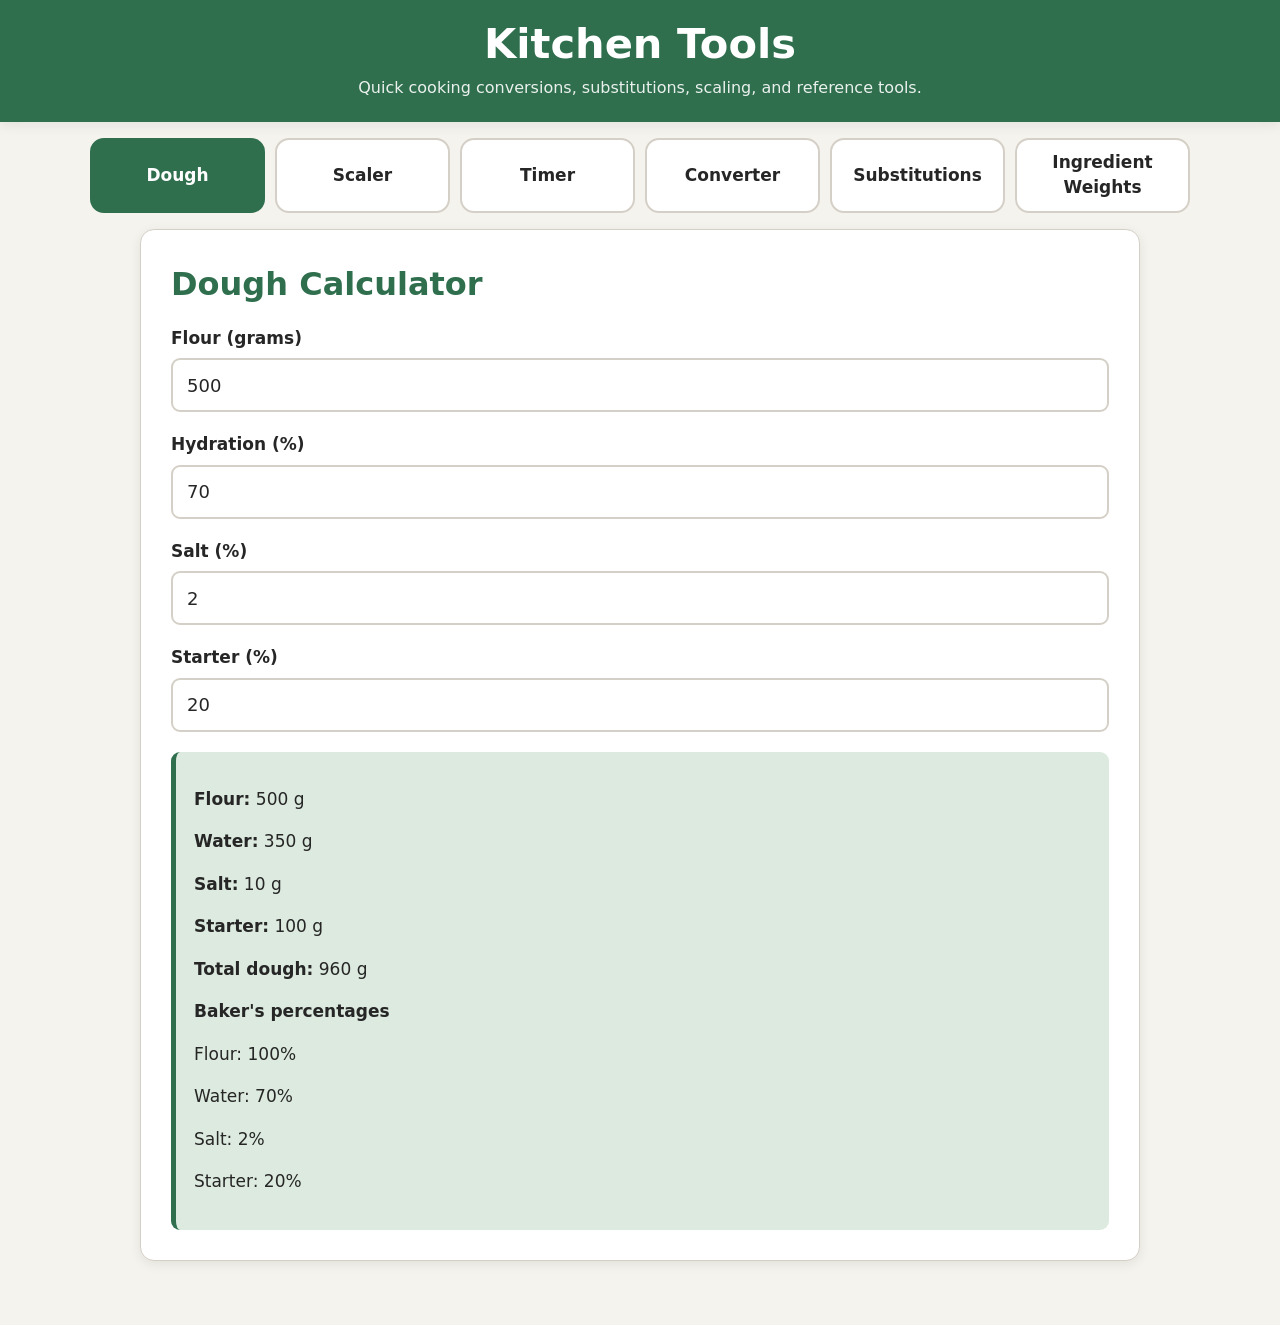
<file: index.html>
<!DOCTYPE html>
<html lang="en">
<head>
    <meta charset="UTF-8">
    <meta name="viewport" content="width=device-width, initial-scale=1.0">

    <title>Kitchen Tools</title>

    <meta
        name="description"
        content="Quick cooking conversions, substitutions, scaling, ingredient weights, dough calculations, and timers."
    >

    <link rel="stylesheet" href="styles.css">
</head>

<body>
    <header>
        <h1>Kitchen Tools</h1>
        <p>
            Quick cooking conversions, substitutions, scaling,
            and reference tools.
        </p>
    </header>

    <nav class="tabs" role="tablist">
        <button
            class="tab active"
            data-tab="dough"
            role="tab"
            aria-selected="true"
            type="button"
        >
            Dough
        </button>

        <button
            class="tab"
            data-tab="scaler"
            role="tab"
            aria-selected="false"
            type="button"
        >
            Scaler
        </button>

        <button
            class="tab"
            data-tab="timer"
            role="tab"
            aria-selected="false"
            type="button"
        >
            Timer
        </button>

        <button
            class="tab"
            data-tab="converter"
            role="tab"
            aria-selected="false"
            type="button"
        >
            Converter
        </button>

        <button
            class="tab"
            data-tab="substitutions"
            role="tab"
            aria-selected="false"
            type="button"
        >
            Substitutions
        </button>

        <button
            class="tab"
            data-tab="ingredient-weights"
            role="tab"
            aria-selected="false"
            type="button"
        >
            Ingredient Weights
        </button>
    </nav>

    <main>
        <!-- Dough Calculator -->

        <section
            id="dough"
            class="tool-panel active"
            role="tabpanel"
        >
            <h2>Dough Calculator</h2>

            <div class="form-group">
                <label for="flour">Flour (grams)</label>

                <input
                    type="number"
                    id="flour"
                    value="500"
                    min="0"
                    step="1"
                >
            </div>

            <div class="form-group">
                <label for="hydration">Hydration (%)</label>

                <input
                    type="number"
                    id="hydration"
                    value="70"
                    min="0"
                    step="0.1"
                >
            </div>

            <div class="form-group">
                <label for="salt">Salt (%)</label>

                <input
                    type="number"
                    id="salt"
                    value="2"
                    min="0"
                    step="0.1"
                >
            </div>

            <div class="form-group">
                <label for="starter">Starter (%)</label>

                <input
                    type="number"
                    id="starter"
                    value="20"
                    min="0"
                    step="0.1"
                >
            </div>

            <div
                id="dough-results"
                class="results"
            ></div>
        </section>


        <!-- Compact Recipe Scaler -->

        <section
            id="scaler"
            class="tool-panel"
            role="tabpanel"
            hidden
        >
            <h2>Recipe Scaler</h2>

            <p>
                Enter the original and target servings,
                then add each ingredient as one compact row.
            </p>

            <div class="scaler-servings">
                <div class="form-group">
                    <label for="servings-current">
                        Original Servings
                    </label>

                    <input
                        type="number"
                        id="servings-current"
                        value="4"
                        min="0.1"
                        step="0.1"
                        inputmode="decimal"
                    >
                </div>

                <div class="form-group">
                    <label for="servings-target">
                        Target Servings
                    </label>

                    <input
                        type="number"
                        id="servings-target"
                        value="8"
                        min="0.1"
                        step="0.1"
                        inputmode="decimal"
                    >
                </div>
            </div>

            <div class="scaler-fraction-toolbar">
                <div>
                    <strong>Quick Fraction</strong>

                    <span id="fraction-target-label">
                        Tap an Amount field first
                    </span>
                </div>

                <div
                    id="fraction-buttons"
                    class="fraction-buttons"
                    aria-label="Quick fractions"
                >
                    <button type="button" data-fraction="0.25">
                        ¼
                    </button>

                    <button type="button" data-fraction="0.3333333333">
                        ⅓
                    </button>

                    <button type="button" data-fraction="0.5">
                        ½
                    </button>

                    <button type="button" data-fraction="0.6666666667">
                        ⅔
                    </button>

                    <button type="button" data-fraction="0.75">
                        ¾
                    </button>
                </div>
            </div>

            <div class="ingredient-table">
                <div class="ingredient-table-header" aria-hidden="true">
                    <span>Ingredient</span>
                    <span>Amount</span>
                    <span>Unit</span>
                    <span>Remove</span>
                </div>

                <div
                    id="ingredient-list"
                    class="ingredient-table-body"
                ></div>
            </div>

            <div class="scaler-actions">
                <button
                    id="add-ingredient"
                    class="btn"
                    type="button"
                >
                    + Add Ingredient
                </button>

                <button
                    id="clear-ingredients"
                    class="btn btn-secondary"
                    type="button"
                >
                    Clear Recipe
                </button>
            </div>

            <div
                id="scaled-results"
                class="results"
            ></div>
        </section>


        <!-- Cooking Timer -->

        <section
            id="timer"
            class="tool-panel"
            role="tabpanel"
            hidden
        >
            <h2>Cooking Timers</h2>

            <p>
                Create and run multiple timers at the same time.
            </p>

            <div class="timer-create-panel">
                <div class="form-group">
                    <label for="timer-name">
                        Timer Name
                    </label>

                    <input
                        type="text"
                        id="timer-name"
                        placeholder="Pasta, bread, chicken..."
                        autocomplete="off"
                    >
                </div>

                <div class="timer-duration">
                    <div class="form-group">
                        <label for="timer-hours">Hours</label>

                        <input
                            type="number"
                            id="timer-hours"
                            value="0"
                            min="0"
                            max="24"
                            step="1"
                            inputmode="numeric"
                        >
                    </div>

                    <div class="form-group">
                        <label for="timer-minutes">Minutes</label>

                        <input
                            type="number"
                            id="timer-minutes"
                            value="10"
                            min="0"
                            max="59"
                            step="1"
                            inputmode="numeric"
                        >
                    </div>

                    <div class="form-group">
                        <label for="timer-seconds">Seconds</label>

                        <input
                            type="number"
                            id="timer-seconds"
                            value="0"
                            min="0"
                            max="59"
                            step="1"
                            inputmode="numeric"
                        >
                    </div>
                </div>

                <div
                    class="timer-presets"
                    aria-label="Timer presets"
                >
                    <button type="button" class="timer-preset" data-minutes="1">
                        1 min
                    </button>

                    <button type="button" class="timer-preset" data-minutes="5">
                        5 min
                    </button>

                    <button type="button" class="timer-preset" data-minutes="10">
                        10 min
                    </button>

                    <button type="button" class="timer-preset" data-minutes="15">
                        15 min
                    </button>

                    <button type="button" class="timer-preset" data-minutes="30">
                        30 min
                    </button>

                    <button type="button" class="timer-preset" data-minutes="60">
                        1 hour
                    </button>
                </div>

                <button
                    id="add-timer"
                    class="btn timer-create-button"
                    type="button"
                >
                    Start New Timer
                </button>
            </div>

            <div
                id="timer-list"
                class="timer-list"
            ></div>
        </section>


        <!-- Unit Converter -->

        <section
            id="converter"
            class="tool-panel"
            role="tabpanel"
            hidden
        >
            <h2>Unit Converter</h2>

            <div class="converter-type-tabs">
                <button
                    class="converter-tab active"
                    data-type="temperature"
                    type="button"
                >
                    Temperature
                </button>

                <button
                    class="converter-tab"
                    data-type="volume"
                    type="button"
                >
                    Volume
                </button>

                <button
                    class="converter-tab"
                    data-type="weight"
                    type="button"
                >
                    Weight
                </button>
            </div>

            <div class="form-group">
                <label for="converter-value">Value</label>

                <input
                    type="number"
                    id="converter-value"
                    value="200"
                    step="0.1"
                >
            </div>

            <div class="form-group">
                <label for="converter-from">From</label>
                <select id="converter-from"></select>
            </div>

            <div class="form-group">
                <label for="converter-to">To</label>
                <select id="converter-to"></select>
            </div>

            <div
                id="converter-results"
                class="results"
            ></div>
        </section>


        <!-- Substitution Finder -->

        <section
            id="substitutions"
            class="tool-panel"
            role="tabpanel"
            hidden
        >
            <h2>Ingredient Substitution Finder</h2>

            <div class="form-group">
                <label for="sub-search">
                    Ingredient
                </label>

                <input
                    type="text"
                    id="sub-search"
                    placeholder="Try butter, egg, milk, flour..."
                    autocomplete="off"
                >
            </div>

            <div
                id="sub-results"
                class="results"
            >
                <p style="color: var(--text-muted);">
                    Type an ingredient to find substitutions.
                </p>
            </div>
        </section>


        <!-- Ingredient Weights -->

        <section
            id="ingredient-weights"
            class="tool-panel"
            role="tabpanel"
            hidden
        >
            <h2>Ingredient Weights</h2>

            <p>
                Convert cups, tablespoons, and teaspoons of common
                ingredients to approximate weight.
            </p>

            <div class="form-group">
                <label for="weight-ingredient">
                    Ingredient
                </label>

                <select id="weight-ingredient"></select>
            </div>

            <div class="form-group">
                <label for="weight-amount">
                    Amount
                </label>

                <input
                    type="number"
                    id="weight-amount"
                    value="1"
                    min="0"
                    step="0.25"
                >
            </div>

            <div class="form-group">
                <label for="weight-unit">
                    Unit
                </label>

                <select id="weight-unit">
                    <option value="cup">
                        Cups
                    </option>

                    <option value="tbsp">
                        Tablespoons
                    </option>

                    <option value="tsp">
                        Teaspoons
                    </option>
                </select>
            </div>

            <div
                id="weight-results"
                class="results"
            ></div>
        </section>
    </main>

    <script src="js/app.js"></script>
    <script src="js/dough.js"></script>
    <script src="js/scaler.js"></script>
    <script src="js/timer.js"></script>
    <script src="js/converter.js"></script>
    <script src="js/substitutions.js"></script>
    <script src="js/ingredient-weights.js"></script>
</body>
</html>
</file>
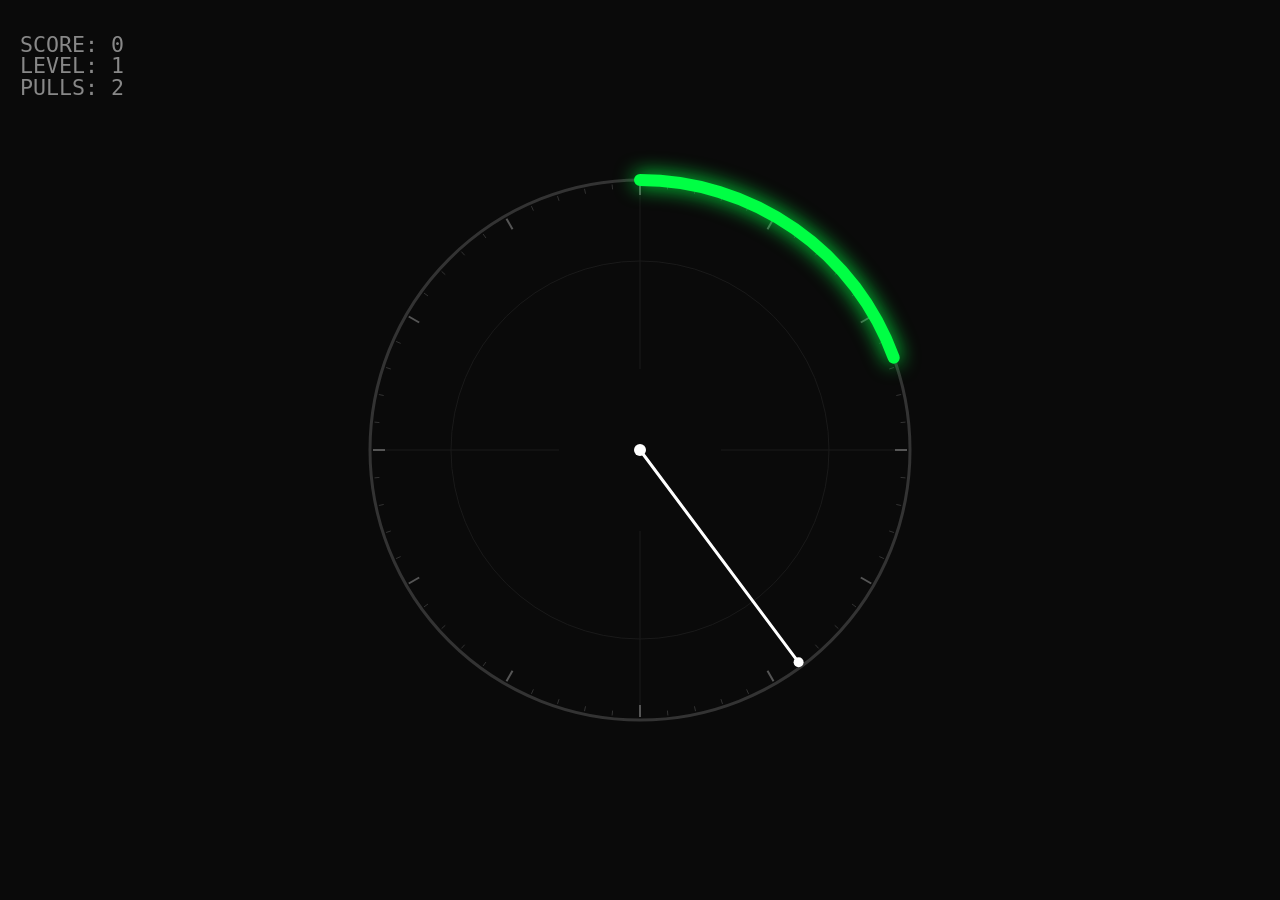
<file: generator-game/index.html>
<!DOCTYPE html>
<html lang="en">
<head>
  <meta charset="UTF-8">
  <meta name="viewport" content="width=device-width, initial-scale=1.0, maximum-scale=1.0, user-scalable=no">
  <title>Generator Mini-Game</title>
  <style>
    * { margin: 0; padding: 0; box-sizing: border-box; }
    html, body {
      width: 100%; height: 100%;
      background: #0a0a0a;
      overflow: hidden;
      touch-action: none;
      -webkit-tap-highlight-color: transparent;
    }
    canvas {
      display: block;
      width: 100%; height: 100%;
    }
  </style>
</head>
<body>
  <canvas id="game"></canvas>
  <script>
    // ============================================================
    // GAME LOGIC — Pure functions, testable in Node.js
    // ============================================================

    const DEFAULT_STATE = {
      phase: 'idle',
      level: 1,
      score: 0,
      pullsNeeded: 0,
      pullsCompleted: 0,
      needleAngle: 0,
      needleSpeed: 2,
      zoneStart: 0,
      zoneWidth: Math.PI / 3,
      zoneOscillationSpeed: 0,
      zoneOscillationAmp: 0,
      zoneOscillationPhase: 0,
      particles: [],
      shakeAmount: 0,
      flashAlpha: 0,
    };

    function createInitialState() {
      return { ...DEFAULT_STATE };
    }

    function calculatePullsNeeded(level) {
      return Math.min(5, 2 + Math.floor((level - 1) / 2));
    }

    function calculateDifficulty(level) {
      const speed = 2 + (level - 1) * 0.5;
      const zoneWidth = Math.max(Math.PI / 12, Math.PI / 3 - (level - 1) * (Math.PI / 3 - Math.PI / 12) / 4);
      const hasOscillation = level >= 3;
      const oscillationSpeed = hasOscillation ? 0.5 + (level - 3) * 0.3 : 0;
      const oscillationAmp = hasOscillation ? Math.min(Math.PI / 6, (level - 3) * (Math.PI / 12) / 5) : 0;
      return { speed, zoneWidth, oscillationSpeed, oscillationAmp, hasOscillation };
    }

    function updateNeedle(state, dt) {
      state.needleAngle += state.needleSpeed * dt;
      if (state.needleAngle >= Math.PI * 2) {
        state.needleAngle -= Math.PI * 2;
      }
      return state;
    }

    function updateZone(state, dt) {
      if (state.zoneOscillationSpeed > 0) {
        state.zoneOscillationPhase += state.zoneOscillationSpeed * dt;
        const baseZoneStart = Math.sin(state.zoneOscillationPhase) * state.zoneOscillationAmp;
        state.zoneStart = baseZoneStart;
      }
      return state;
    }

    function isNeedleInZone(needleAngle, zoneStart, zoneWidth) {
      const normalizedNeedle = ((needleAngle % (Math.PI * 2)) + Math.PI * 2) % (Math.PI * 2);
      const normalizedZone = ((zoneStart % (Math.PI * 2)) + Math.PI * 2) % (Math.PI * 2);
      const zoneEnd = (normalizedZone + zoneWidth) % (Math.PI * 2);

      if (zoneEnd > normalizedZone) {
        return normalizedNeedle >= normalizedZone && normalizedNeedle <= zoneEnd;
      } else {
        return normalizedNeedle >= normalizedZone || normalizedNeedle <= zoneEnd;
      }
    }

    function createSuccessParticles() {
      const particles = [];
      for (let i = 0; i < 30; i++) {
        const angle = (Math.PI * 2 * i) / 30 + (Math.random() - 0.5) * 0.3;
        const speed = 100 + Math.random() * 200;
        particles.push({
          x: 0, y: 0,
          vx: Math.cos(angle) * speed,
          vy: Math.sin(angle) * speed,
          life: 1,
          decay: 0.5 + Math.random() * 0.5,
          color: `hsl(${120 + Math.random() * 40}, 100%, ${50 + Math.random() * 30}%)`,
        });
      }
      return particles;
    }

    function updateParticles(state, dt) {
      state.particles = state.particles.filter(p => {
        p.x += p.vx * dt;
        p.y += p.vy * dt;
        p.life -= p.decay * dt;
        return p.life > 0;
      });
      return state;
    }

    function updateShake(state, dt) {
      if (state.shakeAmount > 0) {
        state.shakeAmount *= 0.9;
        if (state.shakeAmount < 0.5) state.shakeAmount = 0;
      }
      if (state.flashAlpha > 0) {
        state.flashAlpha -= dt * 2;
        if (state.flashAlpha < 0) state.flashAlpha = 0;
      }
      return state;
    }

    function pull(state) {
      if (state.phase !== 'spinning') return state;

      const inZone = isNeedleInZone(state.needleAngle, state.zoneStart, state.zoneWidth);

      if (inZone) {
        state.pullsCompleted++;
        if (state.pullsCompleted >= state.pullsNeeded) {
          state.score++;
          state.level++;
          const diff = calculateDifficulty(state.level);
          state.pullsNeeded = calculatePullsNeeded(state.level);
          state.pullsCompleted = 0;
          state.needleSpeed = diff.speed;
          state.zoneWidth = diff.zoneWidth;
          state.zoneOscillationSpeed = diff.oscillationSpeed;
          state.zoneOscillationAmp = diff.oscillationAmp;
          state.phase = 'success';
          state.particles = createSuccessParticles();
        } else {
          state.phase = 'success';
          state.particles = createSuccessParticles();
        }
      } else {
        state.phase = 'failure';
        state.shakeAmount = 15;
        state.flashAlpha = 1;
      }
      return state;
    }

    function update(state, dt) {
      switch (state.phase) {
        case 'spinning':
          updateNeedle(state, dt);
          updateZone(state, dt);
          break;
        case 'success':
          updateParticles(state, dt);
          if (state.particles.length === 0) {
            const diff = calculateDifficulty(state.level);
            state.needleSpeed = diff.speed;
            state.zoneWidth = diff.zoneWidth;
            state.zoneOscillationSpeed = diff.oscillationSpeed;
            state.zoneOscillationAmp = diff.oscillationAmp;
            state.pullsNeeded = calculatePullsNeeded(state.level);
            state.phase = 'spinning';
          }
          break;
        case 'failure':
          updateShake(state, dt);
          break;
      }
      return state;
    }

    function resetGame() {
      const state = createInitialState();
      const diff = calculateDifficulty(state.level);
      state.needleSpeed = diff.speed;
      state.zoneWidth = diff.zoneWidth;
      state.zoneOscillationSpeed = diff.oscillationSpeed;
      state.zoneOscillationAmp = diff.oscillationAmp;
      state.pullsNeeded = calculatePullsNeeded(state.level);
      state.pullsCompleted = 0;
      state.phase = 'spinning';
      return state;
    }

    // ============================================================
    // RENDERER — Canvas drawing, browser only
    // ============================================================

    const canvas = document.getElementById('game');
    const ctx = canvas.getContext('2d');
    let dpr = window.devicePixelRatio || 1;
    let centerX, centerY, radius;

    function resize() {
      dpr = window.devicePixelRatio || 1;
      canvas.width = window.innerWidth * dpr;
      canvas.height = window.innerHeight * dpr;
      canvas.style.width = window.innerWidth + 'px';
      canvas.style.height = window.innerHeight + 'px';
      centerX = canvas.width / 2;
      centerY = canvas.height / 2;
      radius = Math.min(centerX, centerY) * 0.6;
    }

    window.addEventListener('resize', resize);
    resize();

    function drawDial(cx, cy, r) {
      // Outer ring
      ctx.beginPath();
      ctx.arc(cx, cy, r, 0, Math.PI * 2);
      ctx.strokeStyle = '#333';
      ctx.lineWidth = 3 * dpr;
      ctx.stroke();

      // Inner decorative ring
      ctx.beginPath();
      ctx.arc(cx, cy, r * 0.7, 0, Math.PI * 2);
      ctx.strokeStyle = '#1a1a1a';
      ctx.lineWidth = 1 * dpr;
      ctx.stroke();

      // Cross lines
      for (let i = 0; i < 4; i++) {
        const angle = (Math.PI / 2) * i;
        ctx.beginPath();
        ctx.moveTo(cx + Math.cos(angle) * r * 0.3, cy + Math.sin(angle) * r * 0.3);
        ctx.lineTo(cx + Math.cos(angle) * r * 0.95, cy + Math.sin(angle) * r * 0.95);
        ctx.strokeStyle = '#1a1a1a';
        ctx.lineWidth = 1 * dpr;
        ctx.stroke();
      }

      // Tick marks
      for (let i = 0; i < 60; i++) {
        const angle = (Math.PI * 2 * i) / 60 - Math.PI / 2;
        const isMajor = i % 5 === 0;
        const innerR = isMajor ? r - 15 * dpr : r - 8 * dpr;
        ctx.beginPath();
        ctx.moveTo(cx + Math.cos(angle) * innerR, cy + Math.sin(angle) * innerR);
        ctx.lineTo(cx + Math.cos(angle) * (r - 3 * dpr), cy + Math.sin(angle) * (r - 3 * dpr));
        ctx.strokeStyle = isMajor ? '#555' : '#333';
        ctx.lineWidth = (isMajor ? 2 : 1) * dpr;
        ctx.stroke();
      }
    }

    function drawZone(cx, cy, r, zoneStart, zoneWidth) {
      const startAngle = zoneStart - Math.PI / 2;
      const endAngle = startAngle + zoneWidth;
      const visualWidth = Math.min(Math.PI / 2, zoneWidth + Math.PI / 18);
      const visualEndAngle = startAngle + visualWidth;

      ctx.beginPath();
      ctx.arc(cx, cy, r, startAngle, visualEndAngle);
      ctx.strokeStyle = '#00ff44';
      ctx.lineWidth = 12 * dpr;
      ctx.lineCap = 'round';
      ctx.shadowColor = '#00ff44';
      ctx.shadowBlur = 20 * dpr;
      ctx.stroke();
      ctx.shadowBlur = 0;
    }

    function drawNeedle(cx, cy, r, angle, zoneStart, zoneWidth) {
      const needleAngle = angle - Math.PI / 2;
      const tipX = cx + Math.cos(needleAngle) * (r - 5 * dpr);
      const tipY = cy + Math.sin(needleAngle) * (r - 5 * dpr);

      const inZone = isNeedleInZone(angle, zoneStart, zoneWidth);
      const needleColor = inZone ? '#00ff44' : '#ffffff';
      const glowColor = inZone ? '#00ff44' : 'transparent';

      // Needle line
      ctx.beginPath();
      ctx.moveTo(cx, cy);
      ctx.lineTo(tipX, tipY);
      ctx.strokeStyle = needleColor;
      ctx.lineWidth = 3 * dpr;
      ctx.lineCap = 'round';
      ctx.shadowColor = glowColor;
      ctx.shadowBlur = inZone ? 15 * dpr : 0;
      ctx.stroke();
      ctx.shadowBlur = 0;

      // Center dot
      ctx.beginPath();
      ctx.arc(cx, cy, 6 * dpr, 0, Math.PI * 2);
      ctx.fillStyle = needleColor;
      ctx.fill();

      // Tip dot
      ctx.beginPath();
      ctx.arc(tipX, tipY, 5 * dpr, 0, Math.PI * 2);
      ctx.fillStyle = needleColor;
      ctx.fill();
    }

    function drawParticles(cx, cy, particles) {
      for (const p of particles) {
        const px = cx + p.x;
        const py = cy + p.y;
        ctx.beginPath();
        ctx.arc(px, py, 4 * dpr * p.life, 0, Math.PI * 2);
        ctx.fillStyle = p.color;
        ctx.globalAlpha = p.life;
        ctx.fill();
        ctx.globalAlpha = 1;
      }
    }

    function drawHUD(state) {
      const fontSize = Math.max(16, radius * 0.08);
      ctx.font = `${fontSize}px monospace`;
      ctx.fillStyle = '#888';
      ctx.textAlign = 'left';

      ctx.fillText(`SCORE: ${state.score}`, 20 * dpr, 30 * dpr + fontSize);
      ctx.fillText(`LEVEL: ${state.level}`, 20 * dpr, 30 * dpr + fontSize * 2);

      const pullsRemaining = state.pullsNeeded - state.pullsCompleted;
      ctx.fillText(`PULLS: ${pullsRemaining}`, 20 * dpr, 30 * dpr + fontSize * 3);
    }

    function drawGameOver(state) {
      // Dark overlay
      ctx.fillStyle = 'rgba(0, 0, 0, 0.8)';
      ctx.fillRect(0, 0, canvas.width, canvas.height);

      const fontSize = Math.max(24, radius * 0.12);
      ctx.font = `bold ${fontSize}px monospace`;
      ctx.fillStyle = '#ff4444';
      ctx.textAlign = 'center';
      ctx.fillText('GAME OVER', centerX, centerY - fontSize * 2);

      ctx.font = `${fontSize * 0.7}px monospace`;
      ctx.fillStyle = '#ffffff';
      ctx.fillText(`Score: ${state.score}`, centerX, centerY + fontSize * 0.5);
      ctx.fillText(`Level: ${state.level}`, centerX, centerY + fontSize * 1.3);

      ctx.font = `${fontSize * 0.5}px monospace`;
      ctx.fillStyle = '#888';
      ctx.fillText('Tap or press Space to restart', centerX, centerY + fontSize * 2.5);
    }

    function render(state) {
      ctx.clearRect(0, 0, canvas.width, canvas.height);

      // Apply shake
      let offsetX = 0, offsetY = 0;
      if (state.shakeAmount > 0) {
        offsetX = (Math.random() - 0.5) * state.shakeAmount * dpr;
        offsetY = (Math.random() - 0.5) * state.shakeAmount * dpr;
      }
      ctx.save();
      ctx.translate(offsetX, offsetY);

      // Draw dial
      drawDial(centerX, centerY, radius);

      // Draw zone
      drawZone(centerX, centerY, radius, state.zoneStart, state.zoneWidth);

      // Draw needle
      drawNeedle(centerX, centerY, radius, state.needleAngle, state.zoneStart, state.zoneWidth);

      // Draw particles
      if (state.particles.length > 0) {
        drawParticles(centerX, centerY, state.particles);
      }

      // Draw HUD
      drawHUD(state);

      ctx.restore();

      // Red flash on failure
      if (state.flashAlpha > 0) {
        ctx.fillStyle = `rgba(255, 0, 0, ${state.flashAlpha * 0.3})`;
        ctx.fillRect(0, 0, canvas.width, canvas.height);
      }

      // Game over screen
      if (state.phase === 'failure') {
        drawGameOver(state);
      }
    }

    // ============================================================
    // INPUT HANDLING
    // ============================================================

    let touchActive = false;

    function handleInput() {
      if (gameState.phase === 'failure') {
        gameState = resetGame();
        return;
      }
      gameState = pull(gameState);
    }

    // Keyboard
    document.addEventListener('keydown', (e) => {
      if (e.code === 'Space') {
        e.preventDefault();
        handleInput();
      }
    });

    // Touch / Click
    canvas.addEventListener('touchstart', (e) => {
      e.preventDefault();
      touchActive = true;
      handleInput();
    }, { passive: false });

    canvas.addEventListener('mousedown', (e) => {
      if (touchActive) return; // Prevent double-fire on touch devices
      e.preventDefault();
      handleInput();
    });

    canvas.addEventListener('touchend', () => {
      touchActive = false;
    });

    // ============================================================
    // GAME LOOP
    // ============================================================

    let gameState = resetGame();
    let lastTime = 0;

    function gameLoop(timestamp) {
      if (!lastTime) lastTime = timestamp;
      const dt = Math.min((timestamp - lastTime) / 1000, 0.1); // Cap at 100ms
      lastTime = timestamp;

      gameState = update(gameState, dt);
      render(gameState);

      requestAnimationFrame(gameLoop);
    }

    requestAnimationFrame(gameLoop);
  </script>
</body>
</html>
</file>
<file: styles.css>
/* Kitchen Tools - Touchscreen-first layout */

:root {
    --bg: #f5f3ee;
    --surface: #ffffff;
    --surface-alt: #eeeae2;

    --primary: #2f6f4e;
    --primary-hover: #255a3f;
    --primary-light: #dceadf;

    --accent: #d97706;

    --text: #262626;
    --text-muted: #6b6b6b;

    --border: #d5d0c7;
    --danger: #b83a3a;
    --danger-hover: #922f2f;

    --radius: 14px;
    --radius-small: 9px;

    --shadow: 0 3px 12px rgba(0, 0, 0, 0.08);

    --touch-height: 54px;
}

* {
    box-sizing: border-box;
}

html {
    -webkit-text-size-adjust: 100%;
    text-size-adjust: 100%;
}

body {
    margin: 0;

    background: var(--bg);
    color: var(--text);

    font-family:
        system-ui,
        -apple-system,
        BlinkMacSystemFont,
        "Segoe UI",
        sans-serif;

    font-size: 17px;
    line-height: 1.5;

    min-height: 100vh;
}

header {
    background: var(--primary);
    color: white;

    text-align: center;

    padding:
        max(20px, env(safe-area-inset-top))
        20px
        22px;

    box-shadow: var(--shadow);
}

header h1 {
    margin: 0;

    font-size: clamp(1.8rem, 6vw, 2.6rem);
    line-height: 1.15;
}

header p {
    margin: 8px auto 0;

    max-width: 700px;

    font-size: 1rem;
    opacity: 0.9;
}

/* Navigation */

.tabs {
    display: grid;

    grid-template-columns:
        repeat(2, minmax(0, 1fr));

    gap: 10px;

    width: min(900px, calc(100% - 24px));

    margin: 16px auto;
}

.tab {
    min-height: 60px;

    border: 2px solid var(--border);
    border-radius: var(--radius);

    background: var(--surface);
    color: var(--text);

    padding: 10px 12px;

    font: inherit;
    font-weight: 700;

    cursor: pointer;

    touch-action: manipulation;
}

.tab.active {
    background: var(--primary);
    color: white;

    border-color: var(--primary);
}

/* Main panels */

main {
    width: min(900px, calc(100% - 24px));

    margin: 0 auto;

    padding-bottom:
        max(40px, env(safe-area-inset-bottom));
}

.tool-panel {
    background: var(--surface);

    border: 1px solid var(--border);
    border-radius: var(--radius);

    box-shadow: var(--shadow);

    padding: 22px;

    margin-bottom: 24px;
}

.tool-panel[hidden] {
    display: none;
}

.tool-panel h2 {
    margin-top: 0;
    margin-bottom: 18px;

    color: var(--primary);

    font-size: clamp(1.45rem, 5vw, 2rem);
}

.tool-panel > p {
    color: var(--text-muted);

    margin-top: -8px;
    margin-bottom: 22px;
}

/* Forms */

.form-group {
    margin-bottom: 20px;
}

label {
    display: block;

    margin-bottom: 7px;

    font-weight: 700;
}

input,
select,
textarea {
    display: block;

    width: 100%;
    min-height: var(--touch-height);

    padding: 11px 14px;

    border: 2px solid var(--border);
    border-radius: var(--radius-small);

    background: white;
    color: var(--text);

    font: inherit;
    font-size: 18px;
}

input:focus,
select:focus,
textarea:focus {
    outline: none;

    border-color: var(--primary);

    box-shadow:
        0 0 0 3px rgba(47, 111, 78, 0.18);
}

/* Buttons */

button,
.btn {
    font-family: inherit;

    touch-action: manipulation;
}

.btn {
    display: inline-flex;

    align-items: center;
    justify-content: center;

    min-height: var(--touch-height);

    border: 0;
    border-radius: var(--radius-small);

    background: var(--primary);
    color: white;

    padding: 11px 20px;

    font-size: 1rem;
    font-weight: 700;

    cursor: pointer;
}

.btn:hover {
    background: var(--primary-hover);
}

.btn-secondary {
    background: #6b6b6b;
}

.btn-secondary:hover {
    background: #505050;
}

/* Result cards */

.results {
    margin-top: 20px;

    background: var(--primary-light);

    border-left: 5px solid var(--primary);
    border-radius: var(--radius-small);

    padding: 18px;
}

.results:empty {
    display: none;
}

/* Compact Recipe Scaler */

.scaler-servings {
    display: grid;

    grid-template-columns:
        repeat(2, minmax(0, 1fr));

    gap: 12px;
}

.scaler-fraction-toolbar {
    display: flex;

    align-items: center;
    justify-content: space-between;

    gap: 14px;

    background: var(--surface-alt);

    border: 2px solid var(--border);
    border-radius: var(--radius);

    padding: 12px;

    margin-bottom: 14px;
}

.scaler-fraction-toolbar > div:first-child {
    display: flex;
    flex-direction: column;
}

#fraction-target-label {
    color: var(--text-muted);

    font-size: 0.85rem;
}

.fraction-buttons {
    display: grid;

    grid-template-columns:
        repeat(5, minmax(48px, 1fr));

    gap: 7px;
}

.fraction-buttons button {
    min-width: 50px;
    min-height: 50px;

    border: 2px solid var(--primary);
    border-radius: var(--radius-small);

    background: white;
    color: var(--primary);

    font-size: 1.3rem;
    font-weight: 800;

    cursor: pointer;
}

.fraction-buttons button:active {
    background: var(--primary-light);
}

.ingredient-table {
    border: 2px solid var(--border);
    border-radius: var(--radius);

    overflow: hidden;

    background: var(--surface);
}

.ingredient-table-header,
.ingredient-row {
    display: grid;

    grid-template-columns:
        minmax(160px, 2.4fr)
        minmax(90px, 0.8fr)
        minmax(110px, 1fr)
        64px;

    gap: 8px;

    align-items: center;
}

.ingredient-table-header {
    background: var(--primary);
    color: white;

    padding: 9px 10px;

    font-size: 0.85rem;
    font-weight: 700;
}

.ingredient-row {
    padding: 8px 10px;

    border-bottom: 1px solid var(--border);

    transition:
        background-color 0.15s ease,
        box-shadow 0.15s ease;
}

.ingredient-row:last-child {
    border-bottom: 0;
}

.ingredient-row.active-amount-row {
    background: var(--primary-light);

    box-shadow:
        inset 4px 0 0 var(--primary);
}

.ingredient-row input,
.ingredient-row select {
    min-height: 48px;

    padding: 8px 10px;

    font-size: 16px;
}

.ingredient-amount {
    text-align: center;
}

.ingredient-remove {
    width: 50px;
    height: 50px;

    border: 0;
    border-radius: var(--radius-small);

    background: var(--danger);
    color: white;

    font-size: 1.7rem;
    font-weight: 700;

    cursor: pointer;
}

.ingredient-remove:hover {
    background: var(--danger-hover);
}

.scaler-actions {
    display: grid;

    grid-template-columns:
        repeat(2, minmax(0, 1fr));

    gap: 10px;

    margin-top: 14px;
}

.scale-summary {
    display: flex;

    justify-content: space-between;

    gap: 12px;

    padding-bottom: 12px;
    margin-bottom: 10px;

    border-bottom: 1px solid rgba(47, 111, 78, 0.25);
}

.scale-summary span {
    color: var(--text-muted);
}

.scaled-ingredient-list {
    display: flex;
    flex-direction: column;

    gap: 5px;
}

.scaled-ingredient {
    display: flex;

    justify-content: space-between;

    gap: 12px;

    padding: 7px 4px;
}

.scaled-ingredient:nth-child(even) {
    background:
        rgba(255, 255, 255, 0.45);
}

.scaler-warning {
    color: #8b4d00;

    border-top:
        1px solid rgba(217, 119, 6, 0.35);

    padding-top: 10px;
}

/* Converter */

.converter-type-tabs {
    display: grid;

    grid-template-columns:
        repeat(3, 1fr);

    gap: 8px;

    margin-bottom: 22px;
}

.converter-tab {
    min-height: var(--touch-height);

    border: 2px solid var(--border);
    border-radius: var(--radius-small);

    background: var(--surface-alt);

    font-weight: 700;

    cursor: pointer;
}

.converter-tab.active {
    background: var(--primary);
    border-color: var(--primary);

    color: white;
}

/* Timer */

.timer-create-panel {
    background: var(--surface-alt);

    border: 2px solid var(--border);
    border-radius: var(--radius);

    padding: 18px;

    margin-bottom: 24px;
}

.timer-duration {
    display: grid;

    grid-template-columns:
        repeat(3, 1fr);

    gap: 10px;
}

.timer-duration input {
    text-align: center;

    font-size: 1.25rem;
    font-weight: 700;
}

.timer-presets {
    display: grid;

    grid-template-columns:
        repeat(3, 1fr);

    gap: 10px;

    margin: 8px 0 18px;
}

.timer-preset {
    min-height: 54px;

    border: 2px solid var(--primary);
    border-radius: var(--radius-small);

    background: white;
    color: var(--primary);

    font-weight: 700;

    cursor: pointer;
}

.timer-create-button {
    width: 100%;
}

.timer-list {
    display: flex;
    flex-direction: column;

    gap: 16px;
}

.timer-empty {
    color: var(--text-muted);

    text-align: center;

    padding: 2rem;
}

.timer-item {
    background: var(--surface-alt);

    border: 2px solid var(--border);
    border-radius: var(--radius);

    padding: 18px;
}

.timer-item.finished {
    border-color: var(--accent);

    background: #fff4dc;
}

.timer-name,
.timer-status,
.timer-time {
    text-align: center;
}

.timer-name {
    font-size: 1.2rem;
    font-weight: 700;
}

.timer-time {
    margin: 12px 0 6px;

    color: var(--primary);

    font-size:
        clamp(2.6rem, 12vw, 4.5rem);

    font-weight: 800;
    line-height: 1;

    font-variant-numeric: tabular-nums;
}

.timer-status {
    color: var(--text-muted);

    font-weight: 600;
}

.timer-controls {
    display: grid;

    grid-template-columns:
        repeat(auto-fit, minmax(100px, 1fr));

    gap: 10px;

    margin-top: 16px;
}

.timer-remove {
    background: var(--danger);
}

/* Ingredient weights */

#weight-results {
    text-align: center;
}

#weight-results p:nth-child(2) {
    color: var(--primary);

    font-size:
        clamp(1.7rem, 7vw, 2.5rem);
}

/* Tablet and desktop */

@media (min-width: 700px) {
    .tabs {
        grid-template-columns:
            repeat(3, 1fr);
    }

    .tool-panel {
        padding: 30px;
    }
}

@media (min-width: 1050px) {
    .tabs {
        width:
            min(1100px, calc(100% - 40px));

        grid-template-columns:
            repeat(6, 1fr);
    }

    main {
        width:
            min(1000px, calc(100% - 40px));
    }
}

/* Phones */

@media (max-width: 650px) {
    body {
        font-size: 16px;
    }

    .tabs,
    main {
        width: calc(100% - 16px);
    }

    .tool-panel {
        padding: 14px;
    }

    .scaler-servings {
        gap: 8px;
    }

    .scaler-fraction-toolbar {
        align-items: stretch;
        flex-direction: column;
    }

    .fraction-buttons {
        width: 100%;

        grid-template-columns:
            repeat(5, 1fr);
    }

    .fraction-buttons button {
        min-width: 0;
    }

    .ingredient-table-header {
        display: none;
    }

    .ingredient-row {
        grid-template-columns:
            minmax(0, 1.7fr)
            minmax(72px, 0.7fr)
            minmax(90px, 0.9fr)
            50px;

        gap: 5px;

        padding: 7px;
    }

    .ingredient-row input,
    .ingredient-row select {
        min-width: 0;

        padding: 7px 6px;
    }

    .ingredient-remove {
        width: 48px;
        height: 48px;
    }

    .timer-presets {
        grid-template-columns:
            repeat(2, 1fr);
    }

    .timer-controls {
        grid-template-columns: 1fr;
    }
}

@media (max-width: 430px) {
    .ingredient-row {
        grid-template-columns:
            minmax(0, 1fr)
            80px
            48px;

        grid-template-areas:
            "name name remove"
            "amount unit remove";
    }

    .ingredient-name {
        grid-area: name;
    }

    .ingredient-amount {
        grid-area: amount;
    }

    .ingredient-unit {
        grid-area: unit;
    }

    .ingredient-remove {
        grid-area: remove;

        align-self: stretch;

        height: auto;
        min-height: 48px;
    }

    .scaler-actions {
        grid-template-columns: 1fr;
    }

    .scale-summary {
        flex-direction: column;

        gap: 2px;
    }
}

@media (prefers-reduced-motion: reduce) {
    *,
    *::before,
    *::after {
        transition-duration:
            0.01ms !important;

        animation-duration:
            0.01ms !important;

        animation-iteration-count:
            1 !important;
    }
}
</file>
